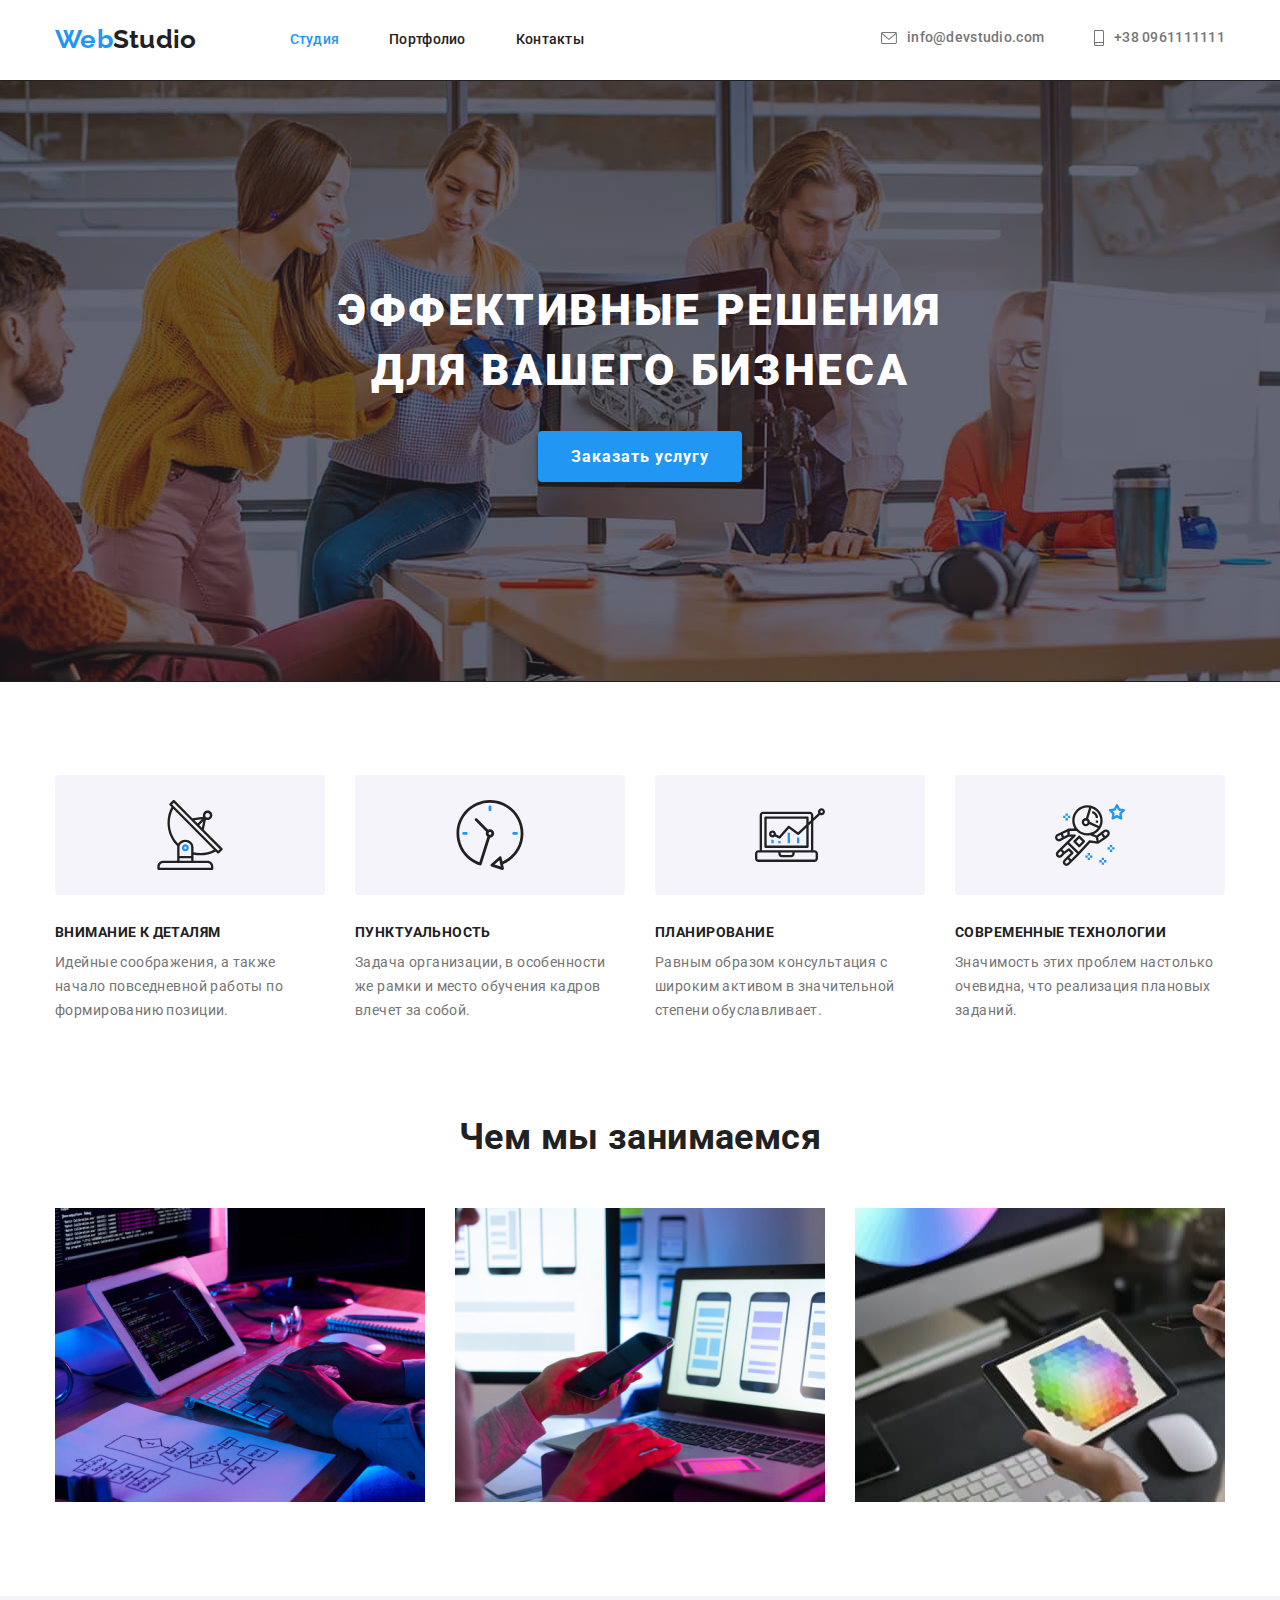
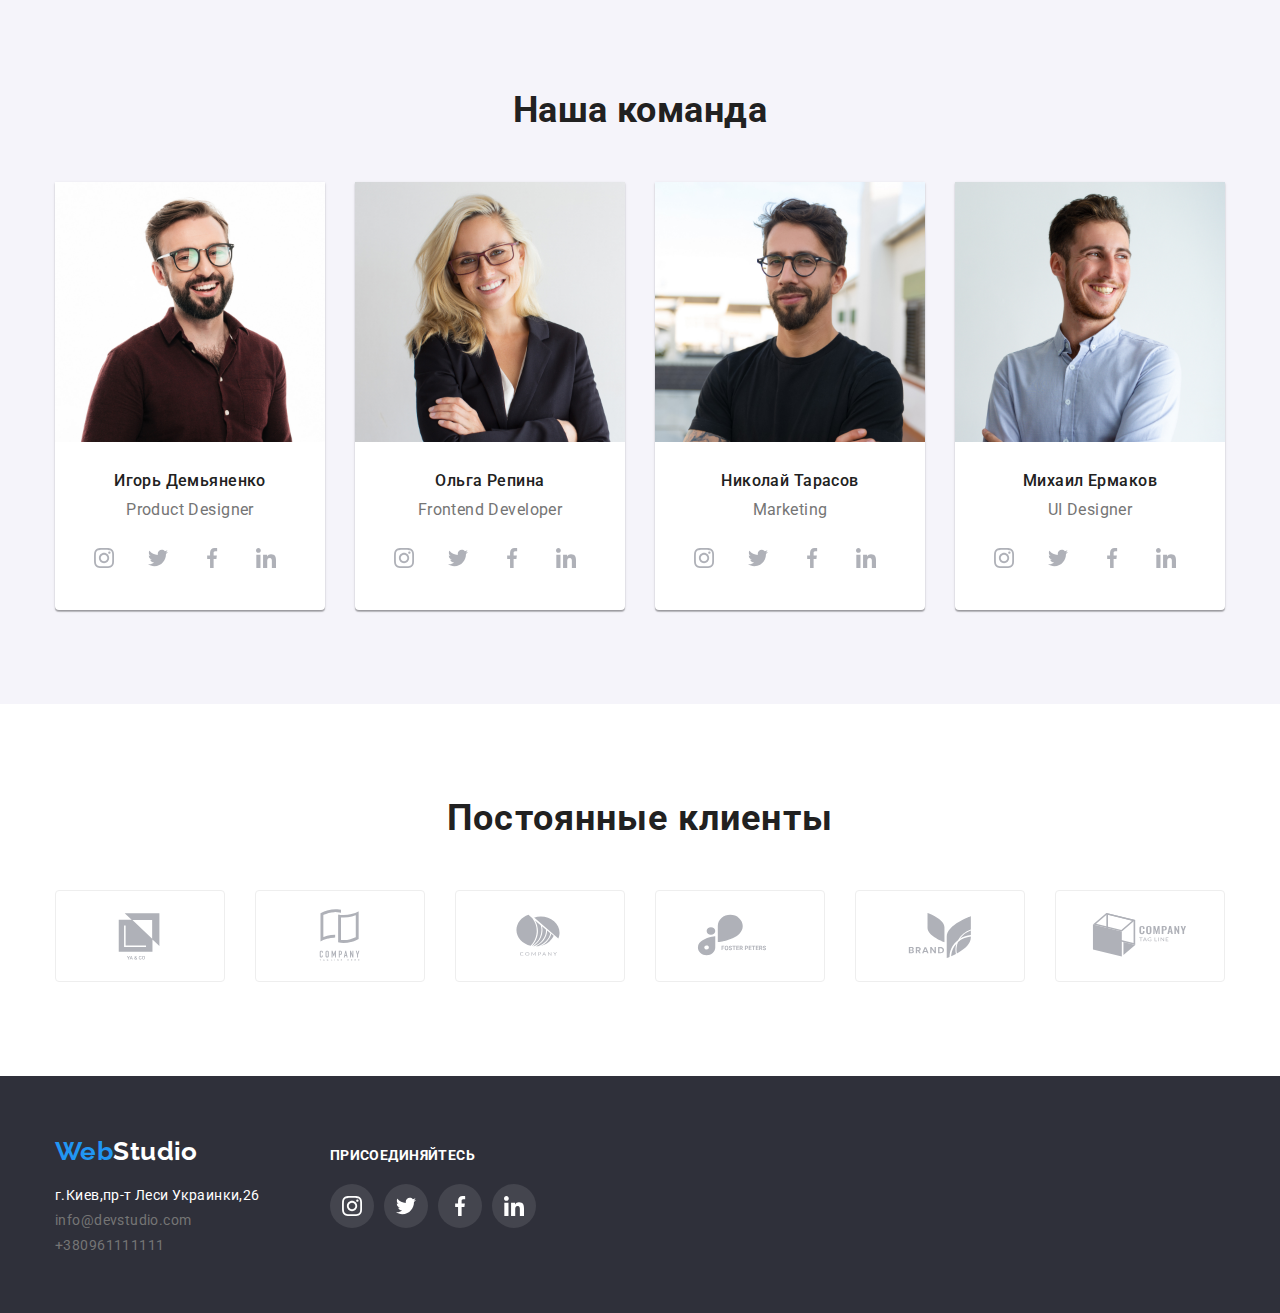
<file: index.html>
<!DOCTYPE html>
<html lang="ru">
<head>
    <meta charset="UTF-8">
    <meta http-equiv="X-UA-Compatible" content="IE=edge">
    <meta name="viewport" content="width=device-width, initial-scale=1.0">
    <title>WEbStudio</title>
    <link rel="preconnect" href="https://fonts.googleapis.com">
    <link rel="preconnect" href="https://fonts.gstatic.com" crossorigin>
    <link href="https://fonts.googleapis.com/css2?family=Raleway:wght@700&family=Roboto:wght@400;500;700;900&display=swap" rel="stylesheet">
    <link rel="stylesheet" href="https://cdnjs.cloudflare.com/ajax/libs/modern-normalize/1.1.0/modern-normalize.min.css">
    <link rel="stylesheet" href="./css/styles.css">
</head>
<body >
  <!--Шапка-->  
  <header class="header-page">
    <div class="container header-inner">
      <nav class="main-nav">
          <a lang="en" href="./index.html" class="logo"> <span class="logoweb">Web</span>Studio</a>
          <ul class=" site-nav list">
              <li class="item"><a href="./studio.html" class="link current">Студия</a></li>
              <li class="item"><a href="./portfolio.html" class="link">Портфолио</a></li>
              <li class="item"><a href="" class="link">Контакты</a></li>
          </ul>
       </nav>
           <ul class=" auth-nav list">
              <!--Ссылка на адрес электроной почты-->
              <li class="item ">
                  <a href="#" class="mail-icon" >
                    <svg class="envelope " >
                        <use href="./images/icons.svg#iconenvelope"></use>
                    </svg>
                  info@devstudio.com
                </a>
            
                </li>
              <!--Ссылка на телефонній номер-->
              <li class=" item">
                <a href="#" class="mail-icon" >
                    <svg class="smartphone" >
                    <use href="./images/icons.svg#iconsmartphone"></use>
               </svg> 
                 +38 0961111111

                </a>
            </li>
          </ul>
    </div>
</header>
<!--Заказать услугу-->
    <main>
        <section class="hero overlay">
            <div class="container">
                <h1 class="hero-title">Эффективные решения для вашего бизнеса</h1>
            <button type="button" class="first-button">Заказать услугу</button>
            </div>
        </section>
    <!--Чем занимаются на проекте-->
        <section class="section">
       <div class="container">
            <h2 class="section-title visually-hidden ">Наши преимущества</h2>
            <ul class="feature-list list">
               
                <li class="item">
                    <div class="clock-icon">
                  <svg class="icon" >
                        <use href="./images/icons.svg#iconantenna"></use>
                   </svg></div>
                    <h3 class="title" >Внимание к деталям</h3>
                    <p>Идейные соображения, а также начало повседневной работы по формированию позиции.</p>
                </li>
                <li class="item">
                    <div class="clock-icon">
                    <svg class="icon" >
                        <use href="./images/icons.svg#iconclock"></use>
                   </svg></div>
                    <h3 class="title" >Пунктуальность</h3>
                    <p>Задача организации, в особенности же рамки и место обучения кадров влечет за собой.</p>
                </li>
                <li class="item">
                    <div class="clock-icon">
                    <svg class="icon" >
                        <use href="./images/icons.svg#icondiagram"></use>
                   </svg></div>
                    <h3 class="title" >Планирование</h3>
                    <p>Равным образом консультация с широким активом в значительной степени обуславливает.</p>
                </li>
                <li class="item">
                    <div class="clock-icon">
                    <svg class="icon" >
                        <use href="./images/icons.svg#iconastronaut"></use>
                   </svg></div>
                    <h3 class="title" >Современные технологии</h3>
                    <p>Значимость этих проблем настолько очевидна, что реализация плановых заданий.</p>
                </li>
            </ul>
       </div>
        </section>
    <!--Картинки-->
        <section class="section image-section">
   <div class="container">
        <h2 class="section-title">Чем мы занимаемся</h2>
        <ul class="image-list list">
            <li class="item"><img src="./images/img.jpg" alt="Набираем html" width="370" height="294"></li>
            <li class="item"><img src="./images/img1.jpg" width="370" height="294" alt="Копируем на телефон"></li>
            <li class="item"><img src="./images/img2(2).jpg" width="370" height="294" alt="Картинка"></li>
        </ul>
   </div>
        </section>
        <!--Наша команда-->
        <section class="section-commands">
            <div class="container">
                <h2 class="section-title">Наша команда</h2>
                <ul class="commands-list list" >
                    <li class="item"><img class="img-people" src="./images/man1.jpg" width="270" height="260" alt="Игорь Демьяненко">
                        <div class="socials">
                        <h3 class="title-commands">Игорь Демьяненко</h3>
                        <p>Product Designer</p>
                        <div class="instagram-icon">
                        <a href="#" class="instagram-item">
                            <svg class="instagram">
                            <use href="./images/icons.svg#iconinstagram"></use>
                       </svg></a> 
                       <a href="#" class="instagram-item" >
                        <svg class="instagram">
                        <use href="./images/icons.svg#icontwitter"></use>
                        </svg></a>
                        <a href="#" class="instagram-item" >
                            <svg class="instagram">
                            <use href="./images/icons.svg#iconfacebook"></use>
                            </svg></a>
                            <a href="#" class="instagram-item" >
                                <svg class="instagram" >
                                <use href="./images/icons.svg#iconlinkedin"></use>
                            </svg></a>
                        </div>
                        </div>
                    </li>
                    <li class="item"><img class="img-people" src="./images/woman.jpg" width="270" height="260" alt="Ольга Репина">
                        <div class="socials">
                        <h3 class="title-commands">Ольга Репина</h3>
                        <p>Frontend Developer</p>
                        <div class="instagram-icon">
                            <a href="#" class="instagram-item">
                                <svg class="instagram">
                                <use href="./images/icons.svg#iconinstagram"></use>
                           </svg></a> 
                           <a href="#" class="instagram-item" >
                            <svg class="instagram">
                            <use href="./images/icons.svg#icontwitter"></use>
                            </svg></a>
                            <a href="#" class="instagram-item" >
                                <svg class="instagram">
                                <use href="./images/icons.svg#iconfacebook"></use>
                                </svg></a>
                                <a href="#" class="instagram-item" >
                                    <svg class="instagram" >
                                    <use href="./images/icons.svg#iconlinkedin"></use>
                                </svg></a>
                            </div>
                            </div>
                    </li>
                    <li class="item"><img class="img-people" src="./images/man2.jpg" width="270" height="260" alt="Николай Тарасов">
                        <div class="socials">
                        <h3 class="title-commands">Николай Тарасов</h3>
                        <p>Marketing</p>
                        <div class="instagram-icon">
                            <a href="#" class="instagram-item">
                                <svg class="instagram">
                                <use href="./images/icons.svg#iconinstagram"></use>
                           </svg></a> 
                           <a href="#" class="instagram-item" >
                            <svg class="instagram">
                            <use href="./images/icons.svg#icontwitter"></use>
                            </svg></a>
                            <a href="#" class="instagram-item" >
                                <svg class="instagram">
                                <use href="./images/icons.svg#iconfacebook"></use>
                                </svg></a>
                                <a href="#" class="instagram-item" >
                                    <svg class="instagram" >
                                    <use href="./images/icons.svg#iconlinkedin"></use>
                                </svg></a>
                            </div>
                            </div>
                    </li>
                    <li class="item"><img class="img-people" src="./images/man3.jpg" width="270" height="260" alt="Михаил Ермаков">
                        <div class="socials">
                        <h3 class="title-commands">Михаил Ермаков</h3>
                        <p>UI Designer</p>
                        <div class="instagram-icon">
                                <a href="#" class="instagram-item">
                                    <svg class="instagram">
                                    <use href="./images/icons.svg#iconinstagram"></use>
                            </svg></a> 
                            <a href="#" class="instagram-item" >
                                <svg class="instagram">
                                <use href="./images/icons.svg#icontwitter"></use>
                                </svg></a>
                                <a href="#" class="instagram-item" >
                                    <svg class="instagram">
                                    <use href="./images/icons.svg#iconfacebook"></use>
                                    </svg></a>
                                    <a href="#" class="instagram-item" >
                                        <svg class="instagram" >
                                        <use href="./images/icons.svg#iconlinkedin"></use>
                                    </svg></a>
                            </div>
                            </div>
                    </li>
                </ul>
            </div>
        
        </section>
        <section class="section">
            <div class="container">
                <h2 class="icon-clients">Постоянные клиенты</h2>
               <ul class="icon-list list">
                  <li class="item"> 
                  
                      <a href="#" class="icon-button" >
                       <svg class="icon-first" >
                            <use href="./images/icons.svg#iconclient1"></use>
                       </svg>
                    </a> 
                
                 </li>

                    <li class=" item">
                        
                         <a href="#" class="icon-button" >
                        <svg class="icon-first">
                             <use href="./images/icons.svg#iconclient2"></use>
                        </svg>
                    </a>
              
                </li>
                   <li class="item"> 
                   
                       <a href="#" class="icon-button" >
                        <svg class="icon-first" >
                             <use href="./images/icons.svg#iconclient3"></use>
                        </svg>
                    </a>
            
                </li>
                     <li class="item"> 
                     
                        <a href="#" class="icon-button" >
                        <svg class="icon-first" >
                             <use href="./images/icons.svg#iconclient4"></use>
                        </svg>
                    </a>
         
                </li>
                     <li class="item">
          
                        <a href="#" class="icon-button" >
                        <svg class="icon-first" >
                             <use href="./images/icons.svg#iconclient5"></use>
                        </svg>
                    </a>
             
            </li>
                     <li class="item"> 
                    
                        <a href="#" class="icon-button" >
                        <svg class="icon-first" >
                             <use href="./images/icons.svg#iconclient6"></use>
                        </svg>
                    </a>
           
            </li>
    
               </ul>
            </div>
        </section>
    </main>
<!--Финиш-->
<footer class="footer">
   <div class="footer-container container">
       <div class="mail-logo">
        <a lang="en" href="./index.html" class="logo-footer"> <span class="logoweb">Web</span>Studio</a>
        <address>
            <ul class="mail-list list">
                <li class="item"><a href="https://goo.gl/maps/913QoBTFxCLbHZBB8" class="link-footer" >г.Киев,пр-т Леси Украинки,26</a></li>
                <li class="item"><a href="mailto:info@devstudio.com" class="link-footer1">info@devstudio.com</a></li>
                <li class="item"><a href="" class="link-footer1">+380961111111</a></li>
            </ul>
        </address>
    </div>
    <div class="insta-icom">
        <p class="footer-icon">присоединяйтесь</p>
        <ul class="list">
            
            <li>
                <div class="instagram-icon">
                    <a href="#" class="twitter instagram-item">
                        <svg class="instagram">
                        <use href="./images/icons.svg#iconinstagram"></use>
                   </svg></a> 
                   <a href="#" class="twitter instagram-item" >
                    <svg class="instagram">
                    <use href="./images/icons.svg#icontwitter"></use>
                    </svg></a>
                    <a href="#" class="twitter instagram-item" >
                        <svg class="instagram">
                        <use href="./images/icons.svg#iconfacebook"></use>
                        </svg></a>
                        <a href="#" class="twitter instagram-item" >
                            <svg class="instagram" >
                            <use href="./images/icons.svg#iconlinkedin"></use>
                        </svg></a>
                    </div> 
            </li>
        </ul>
    </div>
   </div>
</footer>
</body>
</html>
</file>
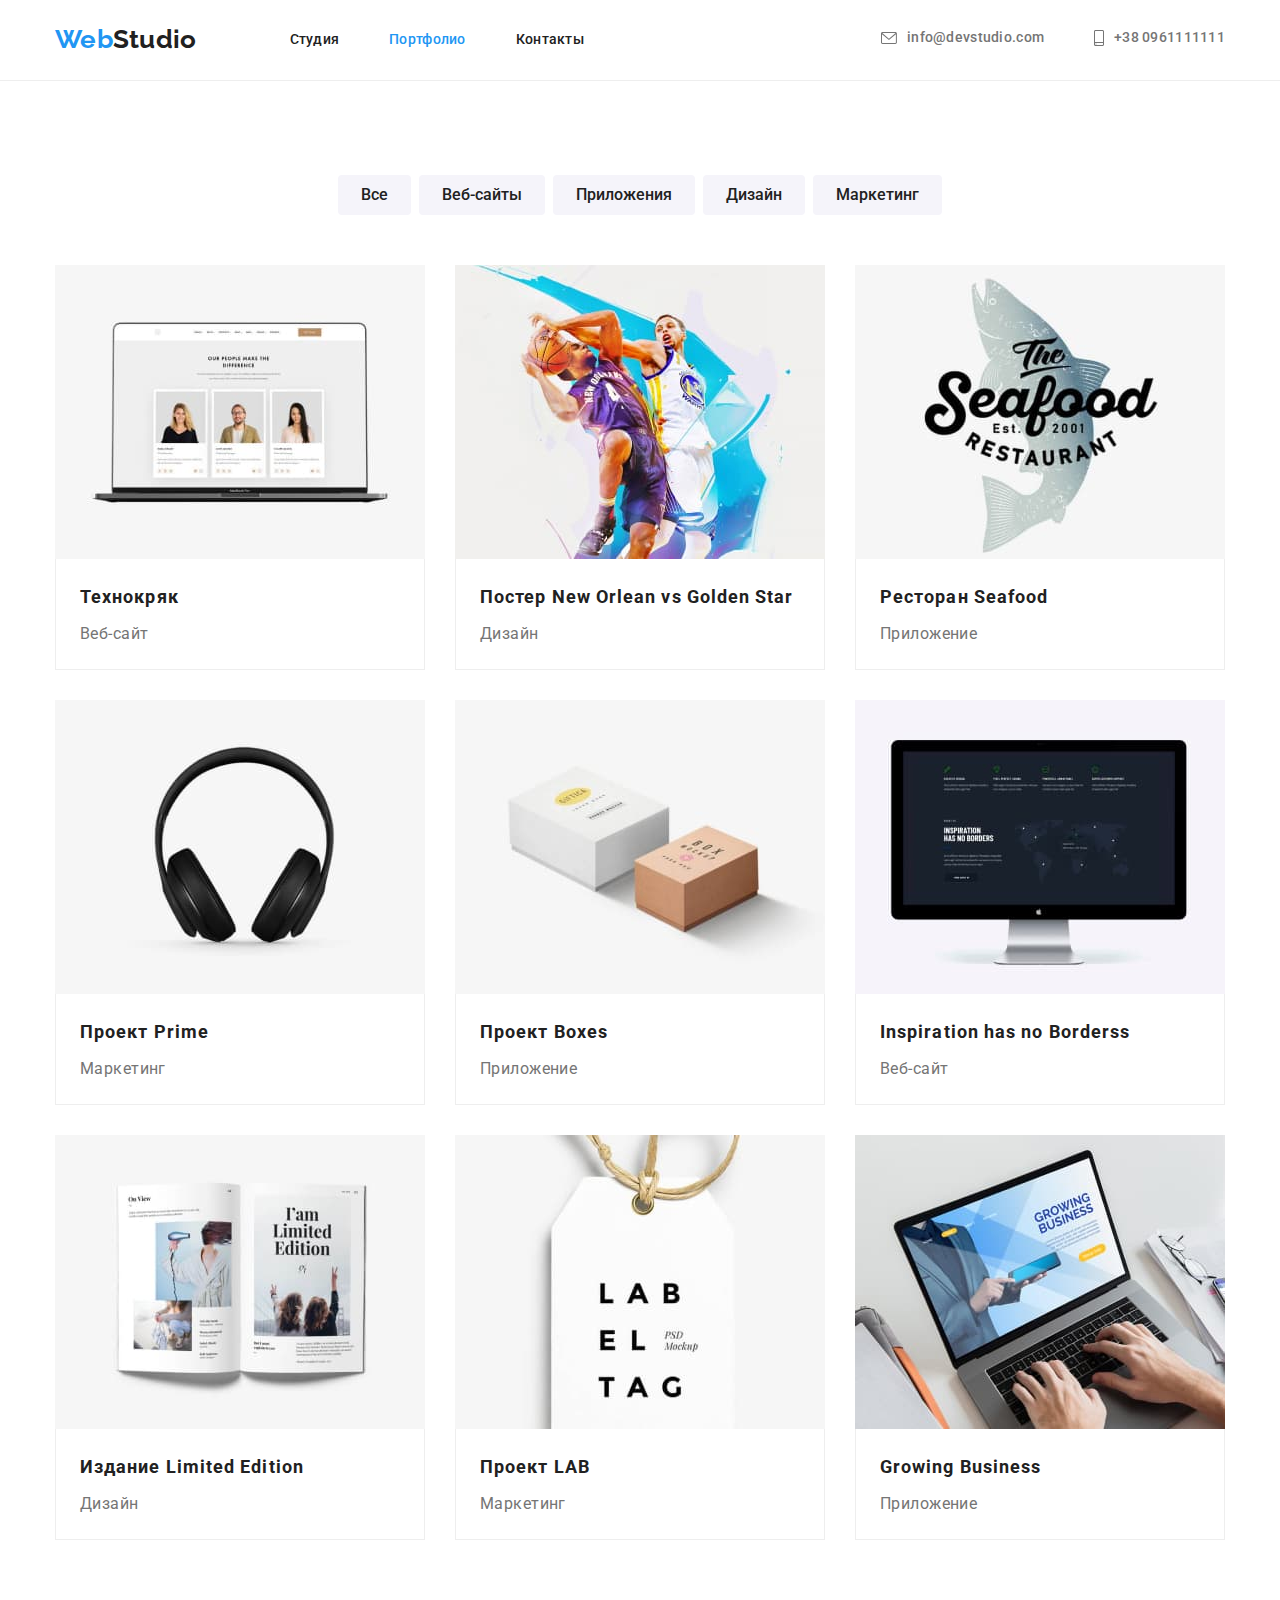
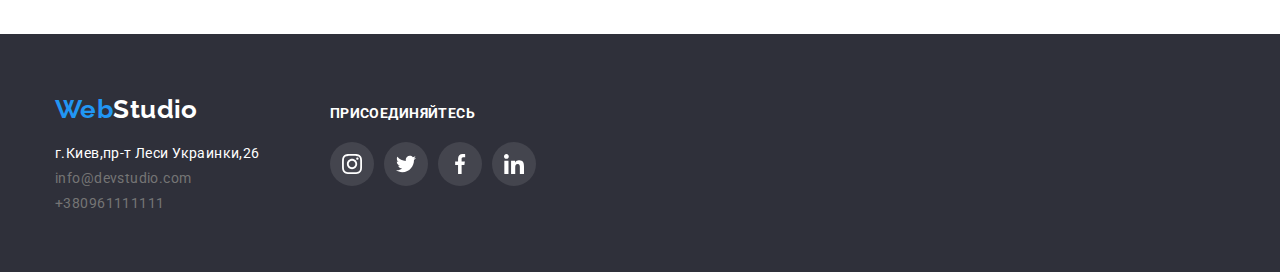
<file: portfolio.html>
<!DOCTYPE html>
<html lang="ru">
<head>
    <meta charset="UTF-8">
    <meta http-equiv="X-UA-Compatible" content="IE=edge">
    <meta name="viewport" content="width=device-width, initial-scale=1.0">
    <title>WEbStudio</title>
    <link rel="preconnect" href="https://fonts.googleapis.com">
    <link rel="preconnect" href="https://fonts.gstatic.com" crossorigin>
    <link href="https://fonts.googleapis.com/css2?family=Raleway:wght@700&family=Roboto:wght@400;500;700;900&display=swap" rel="stylesheet">
    <link rel="stylesheet" href="https://cdnjs.cloudflare.com/ajax/libs/modern-normalize/1.1.0/modern-normalize.min.css">
    <link rel="stylesheet" href="./css/styles.css">
</head>
<body >
  <!--Шапка-->  
  <header class="header-page">
    <div class="container header-inner">
      <nav class="main-nav">
          <a lang="en" href="./index.html" class="logo"> <span class="logoweb">Web</span>Studio</a>
          <ul class=" site-nav list">
              <li class="item"><a href="./studio.html" class="link">Студия</a></li>
              <li class="item"><a href="./portfolio.html" class="link current">Портфолио</a></li>
              <li class="item"><a href="" class="link">Контакты</a></li>
          </ul>
       </nav>
           <ul class=" auth-nav list">
              <!--Ссылка на адрес электроной почты-->
              <li class="item ">
                  <a href="#" class="mail-icon" >
                    <svg class="envelope " >
                        <use href="./images/icons.svg#iconenvelope"></use>
                    </svg>
                  info@devstudio.com
                </a>
            
                </li>
              <!--Ссылка на телефонній номер-->
              <li class=" item">
                <a href="#" class="mail-icon" >
                    <svg class="smartphone" >
                    <use href="./images/icons.svg#iconsmartphone"></use>
               </svg> 
                 +38 0961111111

                </a>
            </li>
          </ul>
    </div>
</header>
    <!--Основная часть-->
    <main>
        <!--Кнопки-->
        <section class="section">
                <div class="container">
                    <h1 class="section-title visually-hidden ">Фильтра</h1>
                    <ul class="button-list list">
                        <li class="item"> <button type="button" class="secondary-button" >Все</button></li>
                        <li class="item"> <button type="button" class="secondary-button">Веб-сайты</button></li>
                        <li class="item"> <button type="button" class="secondary-button">Приложения</button></li>
                        <li class="item"> <button type="button" class="secondary-button">Дизайн</button></li>
                        <li class="item"> <button type="button" class="secondary-button">Маркетинг</button></li>
                    </ul>
                <!--Галерея-->
                        <ul class="picture-list list">
                            <li class="item">
                                <a href="" class="filter-link link">
                                    <img src="./images/Porto1.jpg" width="370" height="294" alt="Картинка Веб-сайт" >
                                   <div class="container-filter">
                                        <h2 class="title-filter">Технокряк</h2>
                                        <p class="title-p">Веб-сайт</p>
                                </div>
                                </a>
                            </li>
                            <li class="item">
                                <a href="" class="filter-link link">
                                    <img src="./images/Porto2.jpg" width="370" height="294" alt=" Картинка Дизайн">
                                    <div class="container-filter">
                                    <h2 class="title-filter">Постер New Orlean vs Golden Star</h2>
                                    <p class="title-p">Дизайн</p>
                                </div>
                            </a>
                            </li>
                            <li class="item">
                                <a href="" class="filter-link link">
                                    <img src="./images/porto3.jpg" width="370" height="294" alt="Картинка с названием ресторана">
                                    <div class="container-filter">
                                    <h2 class="title-filter">Ресторан Seafood</h2>
                                    <p class="title-p">Приложение</p> 
                                </div>
                                </a>
                                </li>
                            <li class="item">
                                <a href="" class="filter-link link">
                                    <img src="./images/poorto4.jpg" width="370" height="294" alt="Картинка с наушниками">
                                    <div class="container-filter">
                                    <h2 class="title-filter">Проект Prime</h2>
                                    <p class="title-p">Маркетинг</p>
                                </div>
                            </a>
                            </li>
                            <li class="item">
                                <a href="" class="filter-link link">
                                    <img src="./images/porto5.jpg" width="370" height="294" alt="Картинка с коробочками">
                                    <div class="container-filter">
                                    <h2 class="title-filter">Проект Boxes</h2>
                                    <p class="title-p">Приложение</p>
                                </div>
                                </a>
                            </li>
                            <li class="item">
                                <a href="" class="filter-link link">
                                    <img src="./images/porto6.jpg" width="370" height="294" alt="Картинка с монитором">
                                    <div class="container-filter">
                                    <h2 class="title-filter">Inspiration has no Borderss</h2>
                                    <p class="title-p">Веб-сайт</p>
                                </div>
                                </a>
                            </li>
                            <li class="item">
                                <a href="" class="filter-link link">
                                    <img src="./images/porto7.jpg" width="370" height="294" alt="Картинка открытый журнал">
                                    <div class="container-filter">
                                    <h2 class="title-filter">Издание Limited Edition</h2>
                                    <p class="title-p">Дизайн</p>
                                    </div>
                                </a>
                            </li>
                            <li class="item">
                                <a href="" class="filter-link link">
                                    <img src="./images/porto8.jpg" width="370" height="294" alt="Картинка Проект Лаб">
                                    <div class="container-filter">
                                    <h2 class="title-filter">Проект LAB</h2>
                                    <p class="title-p">Маркетинг</p>
                                    </div>
                                </a>
                            </li>
                            <li class="item">
                                <a href="" class="filter-link link">
                                    <img src="./images/porto9.jpg" width="370" height="294" alt="Картинка руки печатают на лаптопе">
                                    <div class="container-filter">
                                    <h2 class="title-filter">Growing Business</h2>
                                    <p class="title-p">Приложение</p>
                                </div>
                                </a>
                            </li>
                        </ul>
                    </div>
            
        </section>
    </main>
   <!--Финиш-->
   <footer class="footer">
    <div class="footer-container container">
        <div class="mail-logo">
         <a lang="en" href="./index.html" class="logo-footer"> <span class="logoweb">Web</span>Studio</a>
         <address>
             <ul class="mail-list list">
                 <li class="item"><a href="https://goo.gl/maps/913QoBTFxCLbHZBB8" class="link-footer" >г.Киев,пр-т Леси Украинки,26</a></li>
                 <li class="item"><a href="mailto:info@devstudio.com" class="link-footer1">info@devstudio.com</a></li>
                 <li class="item"><a href="" class="link-footer1">+380961111111</a></li>
             </ul>
         </address>
     </div>
     <div class="insta-icom">
         <p class="footer-icon">присоединяйтесь</p>
         <ul class="list">
             
             <li>
                 <div class="instagram-icon">
                     <a href="#" class="twitter instagram-item">
                         <svg class="instagram">
                         <use href="./images/icons.svg#iconinstagram"></use>
                    </svg></a> 
                    <a href="#" class="twitter instagram-item" >
                     <svg class="instagram">
                     <use href="./images/icons.svg#icontwitter"></use>
                     </svg></a>
                     <a href="#" class="twitter instagram-item" >
                         <svg class="instagram">
                         <use href="./images/icons.svg#iconfacebook"></use>
                         </svg></a>
                         <a href="#" class="twitter instagram-item" >
                             <svg class="instagram" >
                             <use href="./images/icons.svg#iconlinkedin"></use>
                         </svg></a>
                     </div> 
             </li>
         </ul>
     </div>
    </div>
 </footer>
 </body>
 </html>
</file>
<file: css/styles.css>
:root{
    --primery-text-color: #757575; 
    --title-text-color: #212121;
    --accent-color: #2196F3; 
    --button-text-color: #ffffff;
    --primery-bg--color: #2F303A;
    --button-bg-color: #F5F4FA;
    --portfolio-bg-color: #E5E5E5;  
    --border-image: #EEEEEE; 
    --icon-border:#AFB1B8;
    --bg-button-a: rgba(245, 244, 250, 1);
    --footer-coloe: rgba(255, 255, 255, 0.1);
}

body{
    background-color:var(--button-text-color);
    color:var(--title-text-color);
    font-family: 'Roboto', sans-serif;
    font-size: 14px;
    letter-spacing: 0.03em;
   
}
.container{
    width: 1200px;
    padding-left: 15px;
    padding-right: 15px;
    margin: 0 auto;
    
}

.list {
    list-style: none;
    padding: 0;
    margin: 0;

}
h1, h2, h3, p {
    margin-top: 0;
    margin-bottom: 0;
}
img{
    display: block;
    max-width: 100%;
    height: auto;
}

.header-page{
    font-weight: 500;
    line-height: 1.14;
    letter-spacing: 0.02em;
    border-bottom: 1px solid var(--border-image);
    }
 
.header-inner{
    display: flex;
    align-items: center;
    justify-content: space-between;
}
.main-nav{
    display: flex;
    align-items: center;
}

/*Logo*/

.logo{
    color: var(--title-text-color);
    
}
.logoweb{
    color: var(--accent-color) ;
}

.logo,.logoweb,.logo-footer{
    font-family: 'Raleway',sans-serif;
    font-weight: 700;
    font-size: 26px;
    line-height: 1.2;
    text-decoration: none;
    cursor: default;
    display: flex;
  }

/*Link*/
.site-nav{
    display: flex;
    margin-left: 93px;
    white-space: nowrap;
}
.site-nav .item + .item{
    
    margin-left: 50px;
}

.site-nav .link{
    display: block;
    padding-top: 32px;
    padding-bottom: 32px;

    color:var(--title-text-color);

    text-decoration: none;
    cursor: pointer;

  
 }

.site-nav .link:hover,
.site-nav .link:focus {
    color: var(--accent-color);
}

.auth-nav{
    display: flex;
    white-space: nowrap;


}
.auth-nav .item + .item{
    margin-left: 50px;
}

.auth-nav .link{
    display: block;
    padding-top: 32px;
    padding-bottom: 32px;
    color: var(--primery-text-color);
    text-decoration: none;
    cursor: pointer;

}

.auth-nav .link:hover,
.auth-nav .link:focus{
    color: var(--accent-color);
}
.auth-nav .link-footer{
    text-decoration: none;
    cursor: default;
}
.header-page .current{
    color: var(--accent-color);
    
    }
.mail-icon{
    display: inline-flex;
    align-items: center;
    text-decoration: none;
    color: var(--primery-text-color);
}
.mail-icon:hover{
    color: var(--accent-color);
    
}

.envelope{
    width: 16px;
    height: 12px;
    fill:currentColor;
    margin-right: 10px;
    
}

.phone-icon{
    display: flex;
    align-items: center;
    text-decoration: none;
    color: var(--primery-text-color);
}
.smartphone{
    width: 10px;
    height: 16px;
    fill:currentColor;
    margin-right: 10px;
}


    
 /*Main*/
.hero{
    background-color:var(--primery-bg--color); 
    padding: 200px 0 200px;
    text-align: center;
}

.hero-title{
    color: var(--button-text-color);
    font-weight: 900;
    font-size: 44px;
    line-height: 1.36;
    letter-spacing: 0.06em;
    text-transform: uppercase;
    max-width: 696px;
    margin: 0 auto;
    margin-bottom: 30px;
   
}

.overlay{
    max-width: 1600px;
    height: 600px;
    margin-left: auto;
    margin-right: auto;
    outline: 1px solid var(--title-text-color);
    background-image: linear-gradient(
        
        rgba(47, 48, 58, 0.4), 
        rgba(47, 48, 58, 0.4)),
         url(../images/background.jpg);
         background-repeat: no-repeat;
         background-position: center;
         background-size: cover; }


/*button*/

.first-button{
    background-color: var(--accent-color);
    color: var(--button-text-color);
    cursor: pointer;
    font-family: 'Roboto',sans-serif;
    font-style: normal;
    font-weight: 700;
    font-size: 16px; ;
    line-height: 1.85;
    letter-spacing: 0.06em;
    margin:0 auto;
    display: inline-block;
    box-shadow: 0px 4px 4px var(--title-text-color);
    border-radius: 4px;
    min-width: 200px;
    padding: 10px 32px;
    border: 1px solid transparent;
 

 }

 .secondary-button {
    background-color: var(--bg-button-a);
    color: var(--title-text-color);
    font-family: 'Roboto',sans-serif;
    font-style: normal;
    font-weight: 500;
    font-size: 16px;
    line-height: 1.62;
    padding: 6px 22px;
    border-radius: 4px;
    border: 1px solid transparent;
   
 }

.secondary-button:hover, 
.secondary-button:focus{
    background-color:var(--accent-color);
    color: var(--button-text-color);
    cursor: pointer;
    box-shadow: 0px 3px 1px rgba(0, 0, 0, 0.1), 0px 1px 2px rgba(0, 0, 0, 0.08), 0px 2px 2px rgba(0, 0, 0, 0.12);
}

/*Section*/
.feature-list, .image-list{
    display: flex;
    flex-wrap: wrap;

}
.feature-list .item{
    width: 270px;
    margin-right: 30px;
}
.feature-list .item:last-child{
    margin-right: 0;
}

.image-list .item{
    width: 370px;
    margin-right: 30px;
}
.image-list .item:last-child{
    margin-right: 0;
}
.commands-list{
    display: flex;
    flex-wrap: wrap;
    text-align: center;
    border: -2px;
}

.commands-list .item{
    width: 270px;
    margin-right: 30px;
    background:var(--button-text-color);
    box-shadow: 0px 1px 3px rgba(0, 0, 0, 0.12), 0px 1px 1px rgba(0, 0, 0, 0.14), 0px 2px 1px rgba(0, 0, 0, 0.2);
    border-radius: 0px 0px 4px 4px;

}

.commands-list .item:last-child{
    margin-right: 0;
}
.socials{
    padding: 30px 32px;
}
.instagram-icon{
    display: flex;
    justify-content: center;
  
}

.instagram-item{
    width: 44px;
    height: 44px;
    padding: 0;
    background-color: var(--button-text-color);
    border-radius: 50%;
    border: none;
    margin-right: 10px;
    color:var(--icon-border);
    padding: 12px;
}
.instagram-item:hover{
    background-color: var(--accent-color);
    color: var(--button-text-color);
}
.instagram{
    fill: currentColor;
    width: 20px;
    height: 20px;
    
}
.twitter{
    color: var(--button-text-color);
}

.section-commands{
    background-color: var(--button-bg-color);

}
.section, .section-commands{
    padding-top: 94px;
    padding-bottom: 94px;
}
.image-section{
    padding-top: 0;
}
.section-title{
     font-weight: 700;
    font-size: 36px;
    line-height: 1.16;
    text-align: center;
    margin-bottom: 50px;
   
    }
    
.visually-hidden { 
     position: absolute; 
     width: 1px; 
     height: 1px; 
     margin: -1px; 
     border: 0; 
     padding: 0; 
     white-space: nowrap; 
     clip-path: inset(100%); 
     clip: rect(0 0 0 0); 
     overflow: hidden; 
} 

.clock-icon{
    display: flex;
    justify-content: center;
    align-items: center;
    width: 270px;
    height: 120px;
    border-radius: 4px;
    background-color: var(--button-bg-color);
    margin-bottom: 30px;

}

.icon{
    width: 70px;
    height: 70px;
   fill: currentColor;
   justify-content: center;
    align-items: center;
  
}

.title{
    font-weight: 700;
    line-height: 1.14 ;
    text-transform: uppercase;
    font-size: 14px;
    margin-top: 0;
    margin-bottom: 10px;

   }
 

.section p{
    color: var(--primery-text-color);
    text-decoration: none;
    line-height: 1.71;

}

 .title-commands{
    color: var(--title-text-color);

    font-weight: 500;
    font-size: 16px;
    line-height: 1.18;
    
    margin-bottom: 10px;

 }
/*.img-people{
    display: block;
    max-width: 100%;
    height: auto;
}*/
.section-commands p{
    color: var(--primery-text-color);
    font-size: 16px;
    line-height: 1.18;
    margin-bottom: 16px;
}

.title-filter {
    color: var(--title-text-color);
    font-weight: 700;
    font-size: 18px;
    line-height: 2;
   letter-spacing: 0.06em;
   cursor: default;
   margin-bottom: 4px;
 }
   
 .section .title-p {
    color: var(--primery-text-color);
    font-size: 16px;
    line-height: 1.88;
    cursor: default;
   
 }
 .picture-list{
     display: flex;
     flex-wrap: wrap;
 }
.picture-list .item{
    width: 370px;
    margin-right: 30px;
    margin-bottom: 30px;
}
.filter-link{
    display: block;
}
.filter-link:hover{
    box-shadow: 0px 1px 1px rgba(0, 0, 0, 0.12),
     0px 4px 4px rgba(0, 0, 0, 0.06),
      1px 4px 6px rgba(0, 0, 0, 0.16);

}
.picture-list .item:nth-child(3n){
    margin-right: 0;
}

.picture-list .item:nth-last-child(-n + 3){
    margin-bottom: 0;
}
.container-filter{
    border-right: 1px solid var(--border-image);
    border-left: 1px solid var(--border-image);
    border-bottom: 1px solid var(--border-image);
    padding: 20px 24px;
    
}

.button-list{
    display: flex;
    justify-content: center;
    margin-bottom: 50px;
    
}

.button-list .item + .item{
    margin-left: 8px;
}
/*Footer*/
 footer{
    background-color: var(--primery-bg--color);
    padding-top: 60px;
    padding-bottom: 60px;
 }
.logo-footer,
.link-footer{
     color: var(--button-text-color);
 }
 .logo-footer{
     margin-bottom: 20px;
 }
 
 .link-footer{
     font-style: normal;
     margin-bottom: 20px;
     text-decoration: none;
 }
.link-footer1{
     text-decoration: none;
     font-style: normal;
     cursor: default;
     color: var(--primery-text-color);
 }
 .link-mail{
     text-decoration: none;
     cursor: default;
     color: var(--primery-text-color);
     font-style: normal;
 }
.link{
    text-decoration: none;
}

.mail-list .item:not(:last-child){
    margin-bottom:9px ;

}
.footer-adress{
    margin-top: 20px;
}



.icon-clients{

    font-weight: 700;
    font-size: 36px;
    line-height: 1.16;
    text-align: center;
    letter-spacing: 0.03em;

    color:var(--title-text-color);
}
.icon-list{
    display: flex;
    flex-wrap: wrap;
    text-align: center;
    margin-top: 50px;
}
.icon-list .item{
    margin-right: 30px;
    width: 170px;
    height: 92px;
}
.icon-list .item:last-child{
    margin-right: 0;
}


.icon-button{
    display: flex;
    flex-wrap: wrap;
    width: 170px;
    height: 92px;
    border-radius: 4px;
     background-color: var(--button-text-color); 
     border: 1px solid var(--border-image);
    color: var(--icon-border);
    align-content: center;
    justify-content: center;  

     
}
.icon-button:hover,
.icon-button:focus{
    border: 1px solid var(--accent-color);
    color: var(--accent-color);

}
.icon-first{
    width: 106px;
    height: 60px;
    fill: currentColor;
    cursor: pointer;
    
}



.footer-container{
    display: flex;
    align-items: baseline;
}
.footer-icon{
    font-weight: 700;
    font-size: 14px;
    line-height: 1.14;
    letter-spacing: 0.03em;
    text-transform: uppercase;
    color: var(--button-text-color);
    margin-bottom: 20px;
    }
    .mail-list .item:last-child{
        display: flex;
    }
    .twitter-icon{
        display: flex; 
    }
    .mail-logo{
        margin-right: 70px;
    }
    .twitter{
        background-color: var(--footer-coloe);
    }
</file>
